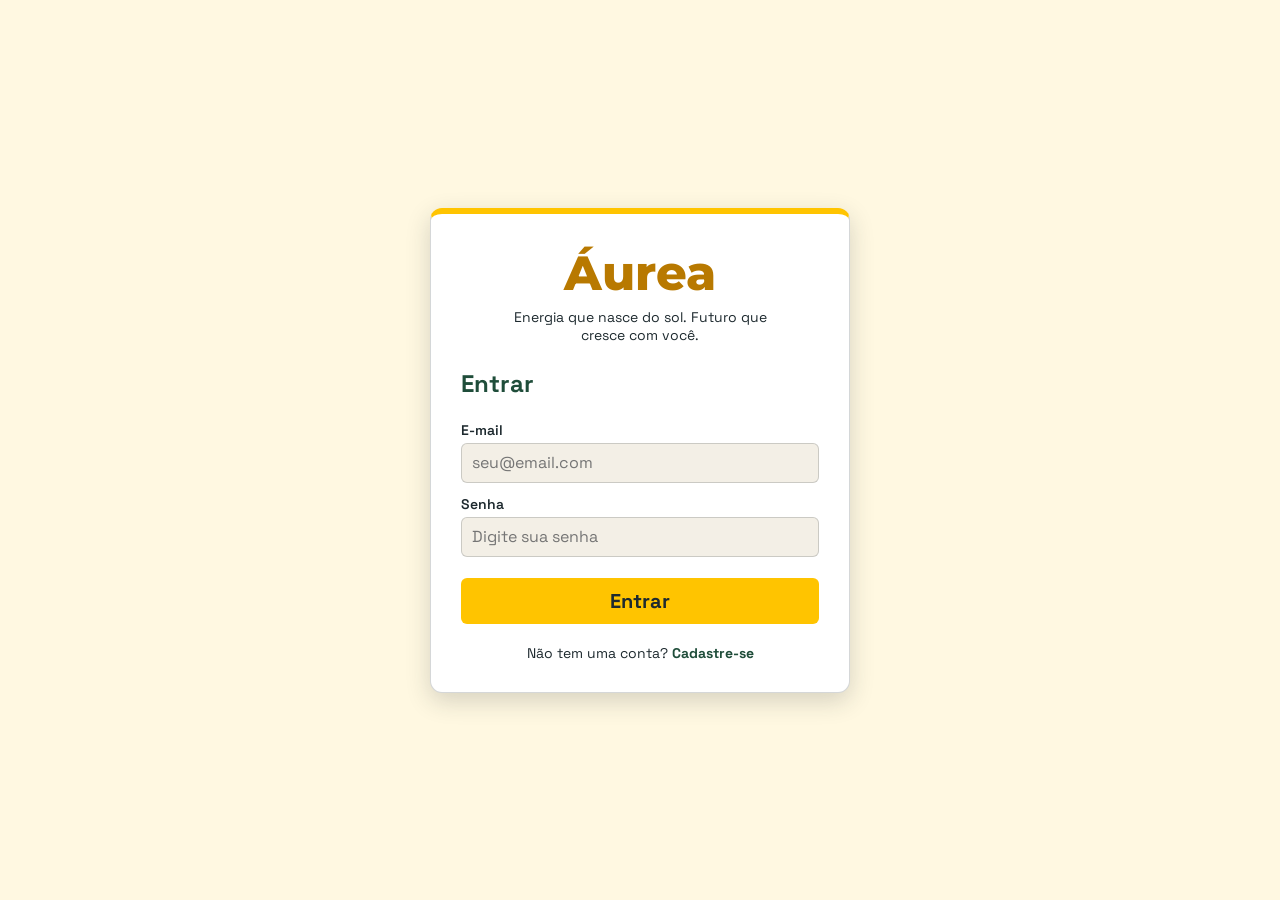
<file: index.html>
<!DOCTYPE html>
<html lang="pt-BR">

<head>
    <meta charset="UTF-8">
    <meta name="viewport" content="width=device-width, initial-scale=1.0">
    <meta name="description" content="Acesse a Áurea Energia Sustentável.">
    <link rel="icon" href="assets/icone.png" type="image/png">
    
    <title>Login | Áurea Energia Sustentável</title>

    <link rel="preconnect" href="https://fonts.googleapis.com">
    <link rel="preconnect" href="https://fonts.gstatic.com" crossorigin>
    <link
        href="https://fonts.googleapis.com/css2?family=Inter:ital,opsz,wght@0,14..32,100..900;1,14..32,100..900&family=Montserrat:wght@700;800&family=Space+Grotesk:wght@300..700&display=swap"
        rel="stylesheet">

    <link rel="stylesheet" href="shared/base.css">
    <link rel="stylesheet" href="login/login.css">
</head>

<body>
    <main id="mainContainer">
        <header class="auth-header">
            <p class="auth-brand">Áurea</p>
            <p class="auth-tagline">
                Energia que nasce do sol. Futuro que cresce com você.
            </p>
        </header>

        <section class="auth-section" aria-labelledby="loginTitle">
            <h1 id="loginTitle" class="auth-title">Entrar</h1>

            <form class="auth-form" action="main/main.html" method="get">
                <div>
                    <label for="emailInputLogin">E-mail</label>
                    <input type="email" id="emailInputLogin" autocomplete="email" placeholder="seu@email.com" required>
                </div>

                <div>
                    <label for="passwordInputLogin">Senha</label>
                    <input type="password" id="passwordInputLogin" autocomplete="current-password"
                        placeholder="Digite sua senha" required>
                </div>

                <button type="submit">Entrar</button>
            </form>

            <p class="auth-switch">
                Não tem uma conta?
                <a href="login/cadastro.html">Cadastre-se</a>
            </p>
        </section>
    </main>
</body>

</html>
</file>
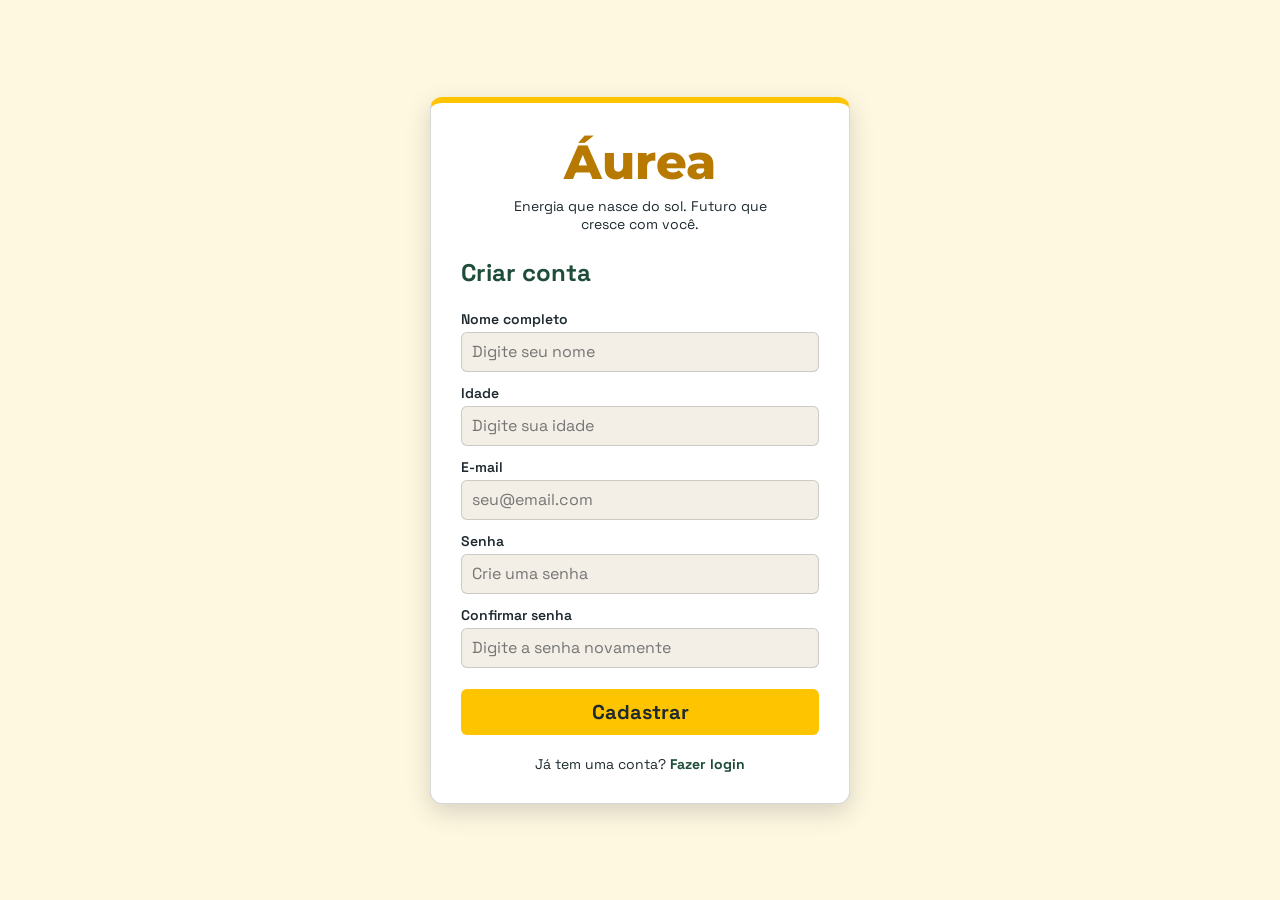
<file: login/cadastro.html>
<!DOCTYPE html>
<html lang="pt-BR">

<head>
    <meta charset="UTF-8">
    <meta name="viewport" content="width=device-width, initial-scale=1.0">
    <meta name="description" content="Cadastro na Áurea Energia Sustentável.">

    <title>Cadastro | Áurea Energia Sustentável</title>

    <link rel="preconnect" href="https://fonts.googleapis.com">
    <link rel="preconnect" href="https://fonts.gstatic.com" crossorigin>
    <link
        href="https://fonts.googleapis.com/css2?family=Inter:ital,opsz,wght@0,14..32,100..900;1,14..32,100..900&family=Montserrat:wght@700;800&family=Space+Grotesk:wght@300..700&display=swap"
        rel="stylesheet">
    <link rel="icon" href="../assets/icone.png" type="image/png">

    <link rel="stylesheet" href="../shared/base.css">
    <link rel="stylesheet" href="login.css">
</head>

<body>
    <main id="mainContainer">
        <header class="auth-header">
            <p class="auth-brand">Áurea</p>
            <p class="auth-tagline">
                Energia que nasce do sol. Futuro que cresce com você.
            </p>
        </header>

        <section class="auth-section" aria-labelledby="registerTitle">
            <h1 id="registerTitle" class="auth-title">Criar conta</h1>

            <form class="auth-form" action="../index.html" method="get">
                <div>
                    <label for="nameInput">Nome completo</label>
                    <input type="text" id="nameInput" autocomplete="name" placeholder="Digite seu nome" required>
                </div>

                <div>
                    <label for="ageInput">Idade</label>
                    <input type="number" id="ageInput" min="1" max="120" placeholder="Digite sua idade" required>
                </div>

                <div>
                    <label for="emailInput">E-mail</label>
                    <input type="email" id="emailInput" autocomplete="email" placeholder="seu@email.com" required>
                </div>

                <div>
                    <label for="passwordInput">Senha</label>
                    <input type="password" id="passwordInput" autocomplete="new-password" placeholder="Crie uma senha"
                        required>
                </div>

                <div>
                    <label for="passwordConfirmInput">Confirmar senha</label>
                    <input type="password" id="passwordConfirmInput" autocomplete="new-password"
                        placeholder="Digite a senha novamente" required>
                </div>

                <button type="submit">Cadastrar</button>
            </form>

            <p class="auth-switch">
                Já tem uma conta?
                <a href="../index.html">Fazer login</a>
            </p>
        </section>
    </main>
</body>

</html>
</file>
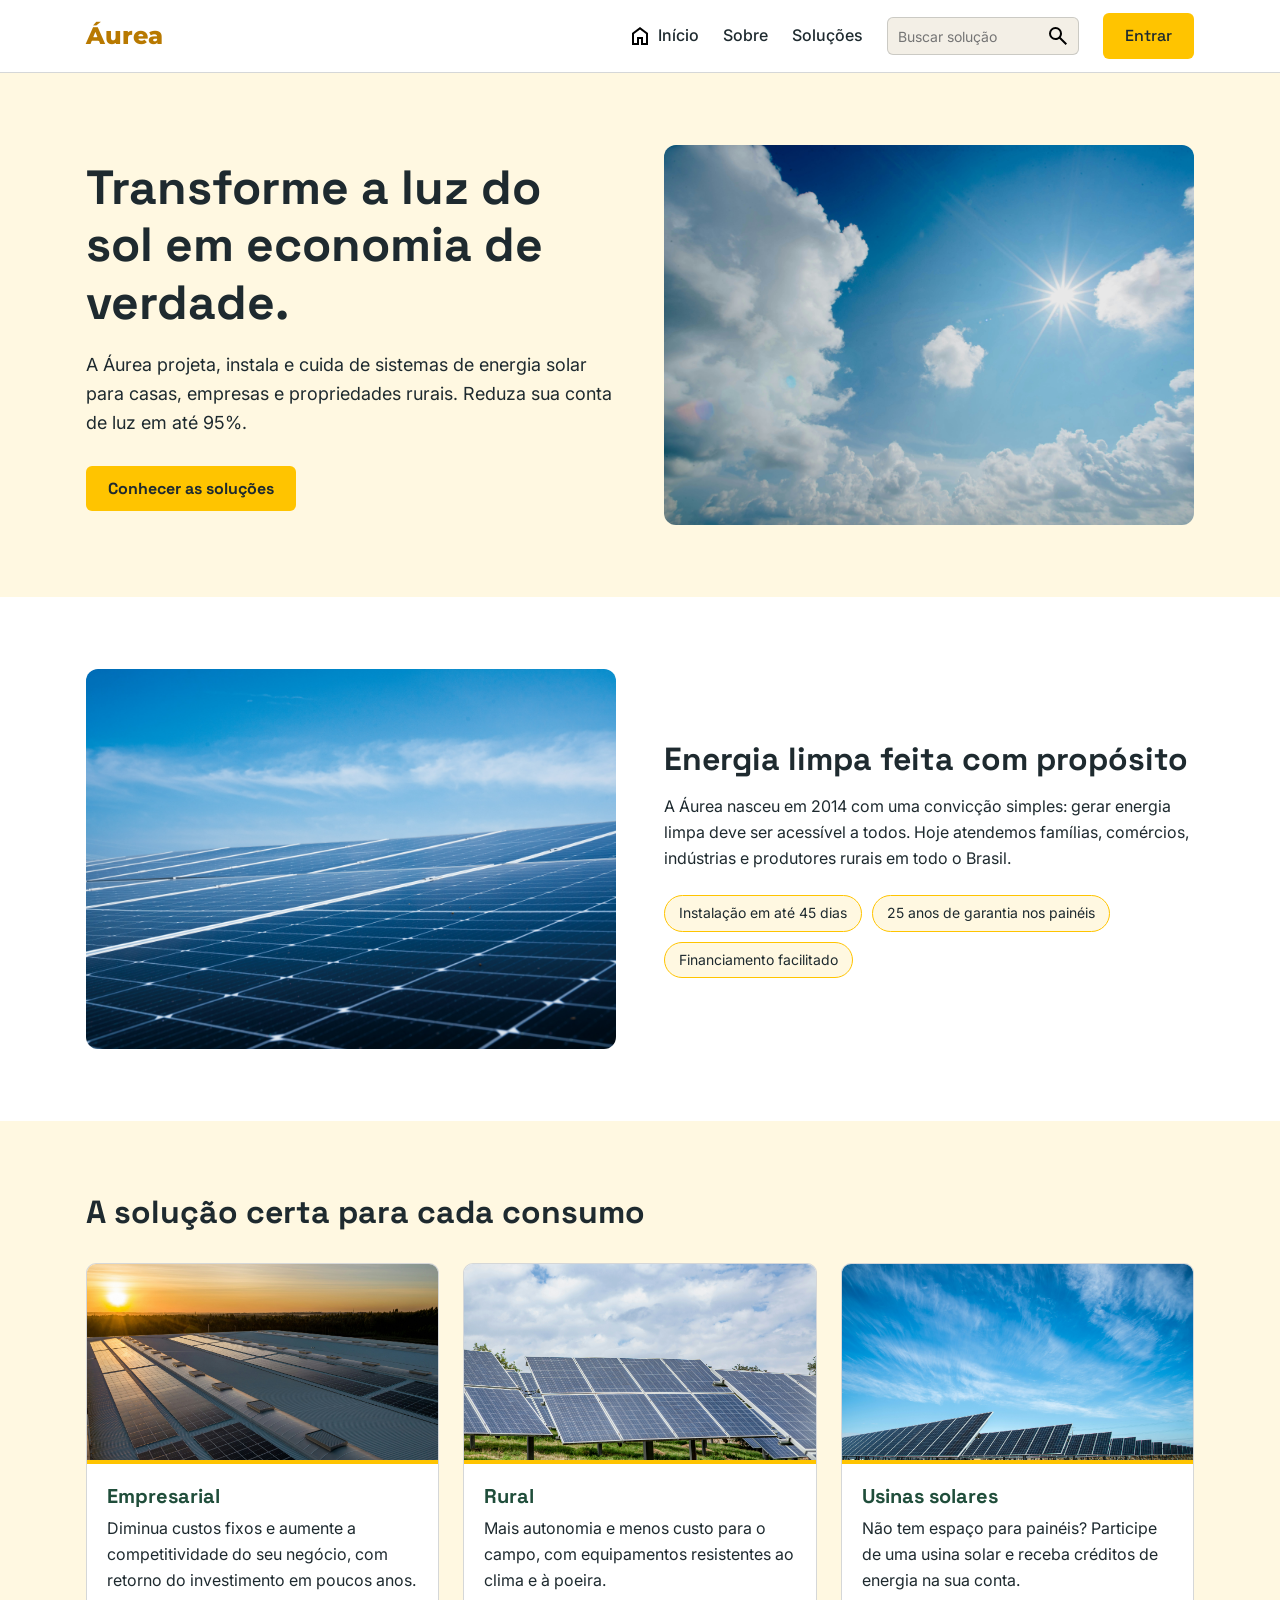
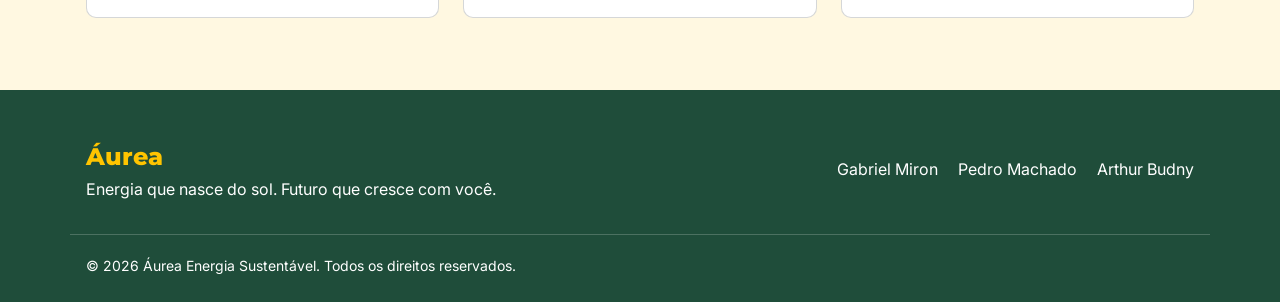
<file: main/main.html>
<!DOCTYPE html>
<html lang="pt-BR">

<head>
  <meta charset="UTF-8">
  <meta name="viewport" content="width=device-width, initial-scale=1.0">
  <title>Áurea Energia Sustentável</title>
  <link rel="preconnect" href="https://fonts.googleapis.com">
  <link rel="preconnect" href="https://fonts.gstatic.com" crossorigin>
  <link rel="icon" href="../assets/icone.png" type="image/png">

  <link
    href="https://fonts.googleapis.com/css2?family=Inter:ital,opsz,wght@0,14..32,100..900;1,14..32,100..900&family=Montserrat:wght@700;800&family=Space+Grotesk:wght@300..700&display=swap"
    rel="stylesheet">
  <link rel="stylesheet" href="../shared/base.css">
  <link rel="stylesheet" href="main.css">

</head>

<body>
  <header id="topo">
    <div class="container header-content">
      <a href="#inicio" class="logo">Áurea</a>

      <nav id="mainNav">
        <ul>
          <li>
            <a href="#inicio" class="nav-home">
              <img src="../assets/home_24dp_000000_FILL0_wght400_GRAD0_opsz24.svg" alt="" class="icon">
              Início
            </a>
          </li>
          <li><a href="#sobre">Sobre</a></li>
          <li><a href="#solucoes">Soluções</a></li>
          <li>

            <div class="search" role="search">
              <input type="search" id="searchInput" placeholder="Buscar solução" aria-label="Buscar solução">
              <button type="button" aria-label="Buscar solução">
                <img src="../assets/search_24dp_000000_FILL0_wght400_GRAD0_opsz24.svg" alt="" class="icon">
              </button>
            </div>

          </li>
          <li><a href="../index.html" class="button">Entrar</a></li>
        </ul>
      </nav>
    </div>
  </header>

  <main>
    <section id="inicio" class="hero">
      <div class="container hero-content">
        <div>
          <h1>Transforme a luz do sol em economia de verdade.</h1>
          <p>A Áurea projeta, instala e cuida de sistemas de energia solar para casas, empresas e propriedades rurais.
            Reduza sua conta de luz em até 95%.</p>
          <a href="#solucoes" class="button">Conhecer as soluções</a>
        </div>
        <img src="../assets/chuttersnap-TSgwbumanuE-unsplash.jpg" alt="Sol brilhando em um céu azul com nuvens"
          class="hero-image">
      </div>
    </section>

    <section id="sobre" class="section-white">
      <div class="container about">
        <img src="../assets/soren-h-omfN1pW-n2Y-unsplash.jpg" alt="Painéis solares sob o céu azul" class="about-image">
        <div>
          <h2>Energia limpa feita com propósito</h2>
          <p>A Áurea nasceu em 2014 com uma convicção simples: gerar energia limpa deve ser acessível a todos. Hoje
            atendemos famílias, comércios, indústrias e produtores rurais em todo o Brasil.</p>
          <ul class="badges">
            <li>Instalação em até 45 dias</li>
            <li>25 anos de garantia nos painéis</li>
            <li>Financiamento facilitado</li>
          </ul>
        </div>
      </div>
    </section>

    <section id="solucoes" class="section-cream">
      <div class="container">
        <h2>A solução certa para cada consumo</h2>

        <div class="grid-3">
          <article class="card">
            <img src="../assets/nuno-marques-0GbrjL3vZF4-unsplash.jpg"
              alt="Painéis solares no telhado de um galpão ao pôr do sol">
            <h3>Empresarial</h3>
            <p>Diminua custos fixos e aumente a competitividade do seu negócio, com retorno do investimento em poucos
              anos.</p>
          </article>
          <article class="card">
            <img src="../assets/sasun-bughdaryan-PRJDZIHKNzU-unsplash.jpg"
              alt="Painéis solares instalados em um campo gramado">
            <h3>Rural</h3>
            <p>Mais autonomia e menos custo para o campo, com equipamentos resistentes ao clima e à poeira.</p>
          </article>
          <article class="card">
            <img src="../assets/american-public-power-association-XGAZzyLzn18-unsplash.jpg"
              alt="Usina solar com várias fileiras de painéis">
            <h3>Usinas solares</h3>
            <p>Não tem espaço para painéis? Participe de uma usina solar e receba créditos de energia na sua conta.</p>
          </article>
        </div>
      </div>
    </section>
  </main>

  <footer>
    <div class="container footer-content">
      <div>
        <p class="logo">Áurea</p>
        <p>Energia que nasce do sol. Futuro que cresce com você.</p>
      </div>

      <nav>
        <ul class="footer-links">
          <li><a href="https://gabrielcotrimmiron.github.io/programacao-web-front-end/">Gabriel Miron</a></li>
          <li><a href="https://pedromachado-nt.github.io/CurriculoPedroMachado/">Pedro Machado</a></li>
          <li><a href="https://budnyy.github.io/frontend-universidade/">Arthur Budny</a></li>
        </ul>
      </nav>
    </div>

    <p class="container copyright">© 2026 Áurea Energia Sustentável. Todos os direitos reservados.</p>
  </footer>
</body>

</html>
</file>
<file: shared/base.css>
@charset "UTF-8";

*{
  margin: 0;
  padding: 0;
  box-sizing: border-box;
}

:root{
  --auYellow: #FFC400;
  --auMidYellow: #F5A800;
  --auDarkYellow: #B87900;
  --auWhite :#FFF8E1;
  --auAlternateWhite: #F3EFE6;
  --auGreen: #1F4D3A;
  --auLightGreen: #7BB661;
  --auBlack: #1E2A2F;
  --auBlackDetail: #1e2a2f2f;
  --auPureWhite: #FFFFFF;

  --text-body: 1rem;
  --text-small: 0.875rem;
  --text-caption: 0.75em;
  --heading-sm: 1.25rem;
  --heading-md: 1.5rem;
  --heading-lg: 2rem;
  --heading-xlg: 3rem;
}

body{
  background-color: var(--auWhite);
  font-family: "Space Grotesk", sans-serif;
}
</file>
<file: login/login.css>
body {
    min-height: 100vh;
    width: 100%;
    display: flex;
    justify-content: center;
    align-items: center;
    padding: 16px;
    color: var(--auBlack);
}

#mainContainer {
    width: 420px;
    max-width: 100%;
    display: flex;
    flex-flow: column nowrap;

    background-color: var(--auPureWhite);
    border: 1px solid var(--auBlackDetail);
    border-top: 6px solid var(--auYellow);
    border-radius: 12px;
    box-shadow: 0 8px 24px var(--auBlackDetail);

    padding: 30px;
}

.auth-header {
    margin-bottom: 24px;
    text-align: center;
}

.auth-brand {
    font-family: "Montserrat", sans-serif;
    font-weight: 800;
    font-size: var(--heading-xlg);
    color: var(--auDarkYellow);
    margin-bottom: 6px;
}

.auth-tagline {
    max-width: 280px;
    margin: 0 auto;
    font-size: var(--text-small);
    color: var(--auBlack);
}

.auth-title {
    font-family: "Space Grotesk", sans-serif;
    font-size: var(--heading-md);
    color: var(--auGreen);
    margin-bottom: 16px;
}

.auth-form {
    display: flex;
    flex-flow: column nowrap;
}

.auth-form label {
    display: block;
    margin-bottom: 4px;
    font-size: var(--text-small);
    font-weight: 600;
    color: var(--auBlack);
}

.auth-form input {
    height: 40px;
    width: 100%;
    padding: 0 10px;

    font-family: inherit;
    font-size: var(--text-body);
    color: var(--auBlack);

    border-radius: 6px;
    border: 1px solid var(--auBlackDetail);
    background-color: var(--auAlternateWhite);
}

.auth-form input:focus {
    outline: none;
    border-color: var(--auMidYellow);
    background-color: var(--auWhite);
    box-shadow: 0 0 0 3px #FFC40040;
}

.auth-form button[type="submit"] {
    background-color: var(--auYellow);
    color: var(--auBlack);
    min-height: 44px;
    padding: 10px;
    border: none;
    border-radius: 6px;
    cursor: pointer;

    font-family: inherit;
    font-weight: 700;
    font-size: var(--heading-sm);

    margin: 15px 0 10px;
    transition: background-color 0.2s;
}

.auth-form button[type="submit"]:hover {
    background-color: var(--auMidYellow);
}

.auth-form button[type="submit"]:focus-visible {
    outline: 3px solid var(--auGreen);
    outline-offset: 3px;
}

.auth-form div {
    margin: 6px 0;
}

.auth-switch {
    margin-top: 10px;
    text-align: center;
    font-size: var(--text-small);
    color: var(--auBlack);
}

.auth-switch a {
    color: var(--auGreen);
    font-weight: 700;
    text-decoration: none;
}

.auth-switch a:hover {
    color: var(--auLightGreen);
    text-decoration: underline;
}

@media (max-width: 480px) {
    #mainContainer {
        padding: 22px;
    }

    .auth-brand {
        font-size: var(--heading-lg);
    }
}
</file>
<file: main/main.css>
body{
  font-family: "Inter", Arial, sans-serif;
  color: var(--auBlack);
  line-height: 1.6;
}

h1, h2, h3{
  font-family: "Space Grotesk", sans-serif;
  line-height: 1.2;
}

h2{
  font-size: var(--heading-lg);
  margin-bottom: 16px;
}

h3{
  font-size: var(--heading-sm);
  margin-bottom: 8px;
}

a{
  color: inherit;
}

ul{
  list-style: none;
}

img{
  display: block;
  max-width: 100%;
}

.container{
  width: 100%;
  max-width: 1140px;
  margin: 0 auto;
  padding: 0 16px;
}

section{
  padding: 72px 0;
}

.section-white{ background-color: var(--auPureWhite); }
.section-cream{ background-color: var(--auWhite); }

.icon{
  width: 24px;
  height: 24px;
}

.logo{
  font-family: "Montserrat", sans-serif;
  font-size: var(--heading-md);
  font-weight: 800;
  color: var(--auDarkYellow);
  text-decoration: none;
}

/* ---------- Botões ---------- */

.button{
  display: inline-block;
  padding: 10px 22px;

  background-color: var(--auYellow);
  color: var(--auBlack);
  border-radius: 6px;

  font-family: "Space Grotesk", sans-serif;
  font-weight: 700;
  text-decoration: none;
}

.button:hover{
  background-color: var(--auMidYellow);
}

/* ---------- Cabeçalho ---------- */

#topo{
  position: sticky;
  top: 0;
  z-index: 10;
  background-color: var(--auPureWhite);
  border-bottom: 1px solid var(--auBlackDetail);
}

.header-content{
  display: flex;
  align-items: center;
  justify-content: space-between;
  height: 72px;
}

#mainNav ul{
  display: flex;
  align-items: center;
  gap: 24px;
}

#mainNav a{
  font-weight: 500;
  text-decoration: none;
}

#mainNav a:not(.button):hover{
  color: var(--auDarkYellow);
}

.nav-home{
  display: flex;
  align-items: center;
  gap: 6px;
}

.search{
  display: flex;
  align-items: center;
  border: 1px solid var(--auBlackDetail);
  border-radius: 6px;
  background-color: var(--auAlternateWhite);
}

.search input{
  width: 150px;
  padding: 8px 10px;
  border: none;
  background-color: transparent;
  font-family: inherit;
  font-size: var(--text-small);
}

.search button{
  display: flex;
  padding: 6px 8px;
  border: none;
  background-color: transparent;
  cursor: pointer;
}

.card.hidden{
  display: none;
}

/* ---------- Hero ---------- */

.hero{
  background-color: var(--auWhite);
}

.hero-content{
  display: grid;
  grid-template-columns: 1fr 1fr;
  gap: 48px;
  align-items: center;
}

.hero h1{
  font-size: var(--heading-xlg);
  margin-bottom: 20px;
}

.hero p{
  font-size: 1.125rem;
  margin-bottom: 28px;
}

.hero-image,
.about-image{
  width: 100%;
  height: 380px;
  object-fit: cover;
  border-radius: 12px;
}

/* ---------- Sobre ---------- */

.about{
  display: grid;
  grid-template-columns: 1fr 1fr;
  gap: 48px;
  align-items: center;
}

.badges{
  display: flex;
  flex-wrap: wrap;
  gap: 10px;
  margin-top: 24px;
}

.badges li{
  padding: 6px 14px;
  background-color: var(--auWhite);
  border: 1px solid var(--auYellow);
  border-radius: 20px;
  font-size: var(--text-small);
}

/* ---------- Soluções ---------- */

.grid-3{
  display: grid;
  grid-template-columns: repeat(3, 1fr);
  gap: 24px;
  margin-top: 32px;
}

.card{
  overflow: hidden;
  background-color: var(--auPureWhite);
  border: 1px solid var(--auBlackDetail);
  border-radius: 10px;
}

.card img{
  width: 100%;
  height: 200px;
  object-fit: cover;
  border-bottom: 4px solid var(--auYellow);
}

.card h3{
  color: var(--auGreen);
  padding: 20px 20px 0;
}

.card p{
  padding: 0 20px 24px;
}

/* ---------- Rodapé ---------- */

footer{
  background-color: var(--auGreen);
  color: var(--auPureWhite);
  padding: 48px 0 24px;
}

footer .logo{
  color: var(--auYellow);
}

.footer-content{
  display: flex;
  flex-wrap: wrap;
  justify-content: space-between;
  align-items: center;
  gap: 24px;
}

.footer-links{
  display: flex;
  flex-wrap: wrap;
  gap: 20px;
}

.footer-links a{
  text-decoration: none;
}

.footer-links a:hover{
  color: var(--auLightGreen);
  text-decoration: underline;
}

.copyright{
  margin-top: 32px;
  padding-top: 20px;
  border-top: 1px solid #ffffff33;
  font-size: var(--text-small);
}

/* ---------- Responsivo ---------- */

@media (max-width: 860px){
  .header-content{
    flex-direction: column;
    justify-content: center;
    gap: 12px;
    height: auto;
    padding: 16px;
  }

  #mainNav ul{
    flex-wrap: wrap;
    justify-content: center;
    gap: 12px 20px;
  }

  .hero-content, .about, .grid-3{
    grid-template-columns: 1fr;
  }

  .hero h1{
    font-size: var(--heading-lg);
  }

  .hero-image, .about-image{
    height: 260px;
  }
}
</file>
